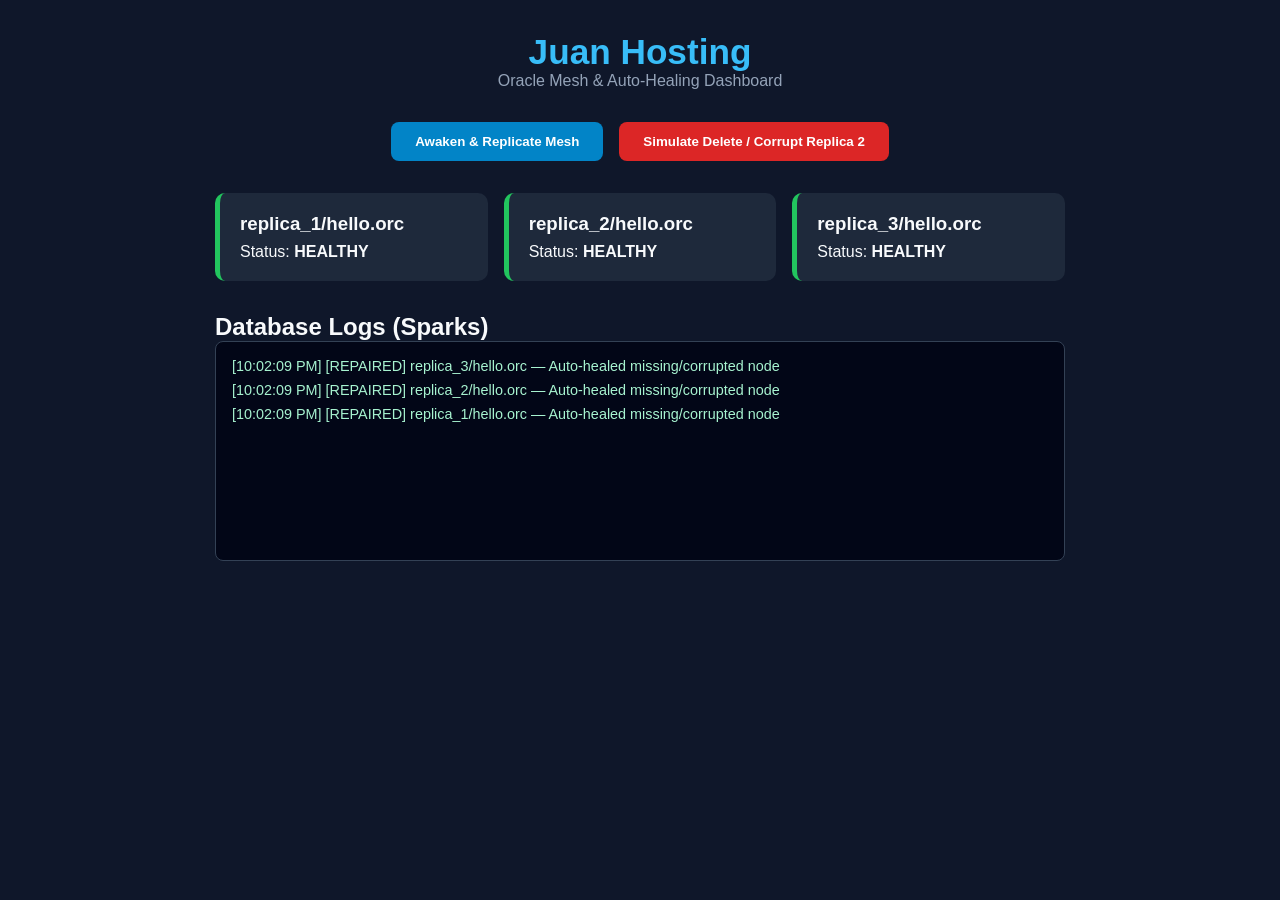
<file: index.html>
<!DOCTYPE html>
<html lang="tl">
<head>
  <meta charset="UTF-8">
  <meta name="viewport" content="width=device-width, initial-scale=1.0">
  <meta name="description" content="Juan Hosting — Oracle Mesh and auto-healing dashboard.">
  <title>Juan — Oracle Mesh Hosting</title>
  <link rel="stylesheet" href="css/style.css">
</head>
<body>
  <div class="container">
    <header>
      <h1>Juan Hosting</h1>
      <p>Oracle Mesh &amp; Auto-Healing Dashboard</p>
    </header>

    <section class="controls" aria-label="Mesh controls">
      <button id="btnAwaken" type="button">Awaken &amp; Replicate Mesh</button>
      <button id="btnCorrupt" class="danger" type="button">Simulate Delete / Corrupt Replica 2</button>
    </section>

    <section class="mesh-grid" id="meshGrid" aria-live="polite" aria-label="Replica status">
      <!-- Dito lilitaw ang status ng mga replicas -->
    </section>

    <section class="logs">
      <h2>Database Logs (Sparks)</h2>
      <div id="dbLogs" class="log-box" aria-live="polite"></div>
    </section>
  </div>

  <script src="js/app.js"></script>
</body>
</html>
</file>
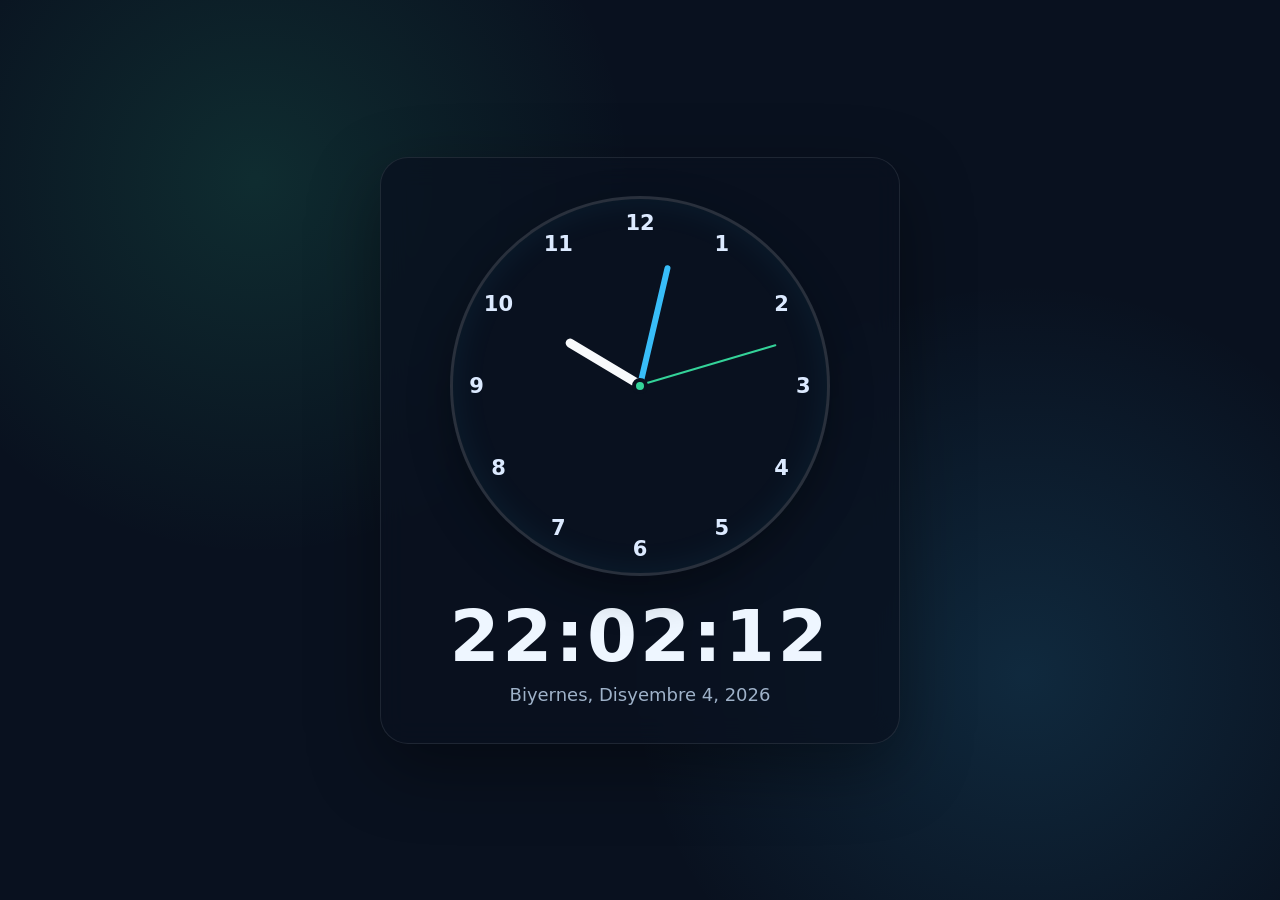
<file: clock.html>
<!DOCTYPE html>
<html lang="tl">
<head>
  <meta charset="UTF-8">
  <meta name="viewport" content="width=device-width, initial-scale=1.0">
  <title>Live Relo</title>
  <style>
    :root {
      --clock-size: min(78vw, 380px);
    }

    * { box-sizing: border-box; }

    body {
      margin: 0;
      min-height: 100vh;
      display: grid;
      place-items: center;
      overflow: hidden;
      font-family: Inter, system-ui, -apple-system, sans-serif;
      color: #eef6ff;
      background:
        radial-gradient(circle at 20% 20%, rgba(52, 211, 153, 0.14), transparent 30%),
        radial-gradient(circle at 80% 75%, rgba(56, 189, 248, 0.14), transparent 32%),
        #09111f;
    }

    .clock-card {
      width: min(92vw, 520px);
      padding: clamp(20px, 5vw, 38px);
      border: 1px solid rgba(255, 255, 255, 0.09);
      border-radius: 28px;
      text-align: center;
      background: rgba(9, 17, 31, 0.78);
      box-shadow: 0 24px 70px rgba(0, 0, 0, 0.38);
      backdrop-filter: blur(14px);
    }

    .analog {
      position: relative;
      width: var(--clock-size);
      height: var(--clock-size);
      max-width: 380px;
      max-height: 380px;
      margin: 0 auto 24px;
      border: 3px solid rgba(255, 255, 255, 0.13);
      border-radius: 50%;
      background:
        radial-gradient(circle, transparent 0 6px, #09111f 7px),
        repeating-conic-gradient(from 0deg, rgba(255,255,255,.38) 0deg 1deg, transparent 1deg 30deg),
        radial-gradient(circle, #101d30 0 68%, #0c1626 69% 100%);
      box-shadow: inset 0 0 35px rgba(56, 189, 248, 0.08), 0 16px 40px rgba(0, 0, 0, 0.35);
    }

    .number {
      position: absolute;
      inset: 18px;
      color: #dceaff;
      font-size: clamp(16px, 4vw, 21px);
      font-weight: 700;
    }

    .number span {
      position: absolute;
      left: 50%;
      top: 50%;
      transform: translate(-50%, -50%) rotate(var(--angle)) translateY(calc(var(--clock-size) * -0.43)) rotate(calc(-1 * var(--angle)));
    }

    .hand {
      position: absolute;
      left: 50%;
      bottom: 50%;
      transform-origin: 50% 100%;
      border-radius: 999px;
      transform: translateX(-50%) rotate(0deg);
    }

    .hour { width: 9px; height: 23%; background: #f8fafc; }
    .minute { width: 6px; height: 33%; background: #38bdf8; }
    .second { width: 2px; height: 38%; background: #34d399; }

    .pin {
      position: absolute;
      left: 50%;
      top: 50%;
      width: 16px;
      height: 16px;
      border: 4px solid #09111f;
      border-radius: 50%;
      background: #34d399;
      transform: translate(-50%, -50%);
      z-index: 5;
    }

    .digital {
      font-variant-numeric: tabular-nums;
      font-size: clamp(42px, 12vw, 72px);
      font-weight: 800;
      letter-spacing: 0.04em;
      line-height: 1;
    }

    .date {
      margin-top: 12px;
      color: #9fb2c9;
      font-size: clamp(14px, 4vw, 18px);
    }
  </style>
</head>
<body>
  <main class="clock-card" aria-label="Live clock">
    <div class="analog" id="analog">
      <div class="number" aria-hidden="true">
        <span style="--angle:0deg">12</span>
        <span style="--angle:30deg">1</span>
        <span style="--angle:60deg">2</span>
        <span style="--angle:90deg">3</span>
        <span style="--angle:120deg">4</span>
        <span style="--angle:150deg">5</span>
        <span style="--angle:180deg">6</span>
        <span style="--angle:210deg">7</span>
        <span style="--angle:240deg">8</span>
        <span style="--angle:270deg">9</span>
        <span style="--angle:300deg">10</span>
        <span style="--angle:330deg">11</span>
      </div>
      <div class="hand hour" id="hour"></div>
      <div class="hand minute" id="minute"></div>
      <div class="hand second" id="second"></div>
      <div class="pin"></div>
    </div>

    <div class="digital" id="digital" aria-live="polite">00:00:00</div>
    <div class="date" id="date">Petsa</div>
  </main>

  <script>
    const hourHand = document.getElementById('hour');
    const minuteHand = document.getElementById('minute');
    const secondHand = document.getElementById('second');
    const digital = document.getElementById('digital');
    const dateText = document.getElementById('date');

    function updateClock() {
      const now = new Date();
      const hours = now.getHours();
      const minutes = now.getMinutes();
      const seconds = now.getSeconds();
      const milliseconds = now.getMilliseconds();

      const secondAngle = (seconds + milliseconds / 1000) * 6;
      const minuteAngle = (minutes + seconds / 60) * 6;
      const hourAngle = ((hours % 12) + minutes / 60) * 30;

      secondHand.style.transform = `translateX(-50%) rotate(${secondAngle}deg)`;
      minuteHand.style.transform = `translateX(-50%) rotate(${minuteAngle}deg)`;
      hourHand.style.transform = `translateX(-50%) rotate(${hourAngle}deg)`;

      digital.textContent = [hours, minutes, seconds]
        .map(value => String(value).padStart(2, '0'))
        .join(':');

      dateText.textContent = new Intl.DateTimeFormat('fil-PH', {
        weekday: 'long',
        year: 'numeric',
        month: 'long',
        day: 'numeric'
      }).format(now);

      requestAnimationFrame(updateClock);
    }

    updateClock();
  </script>
</body>
</html>
</file>
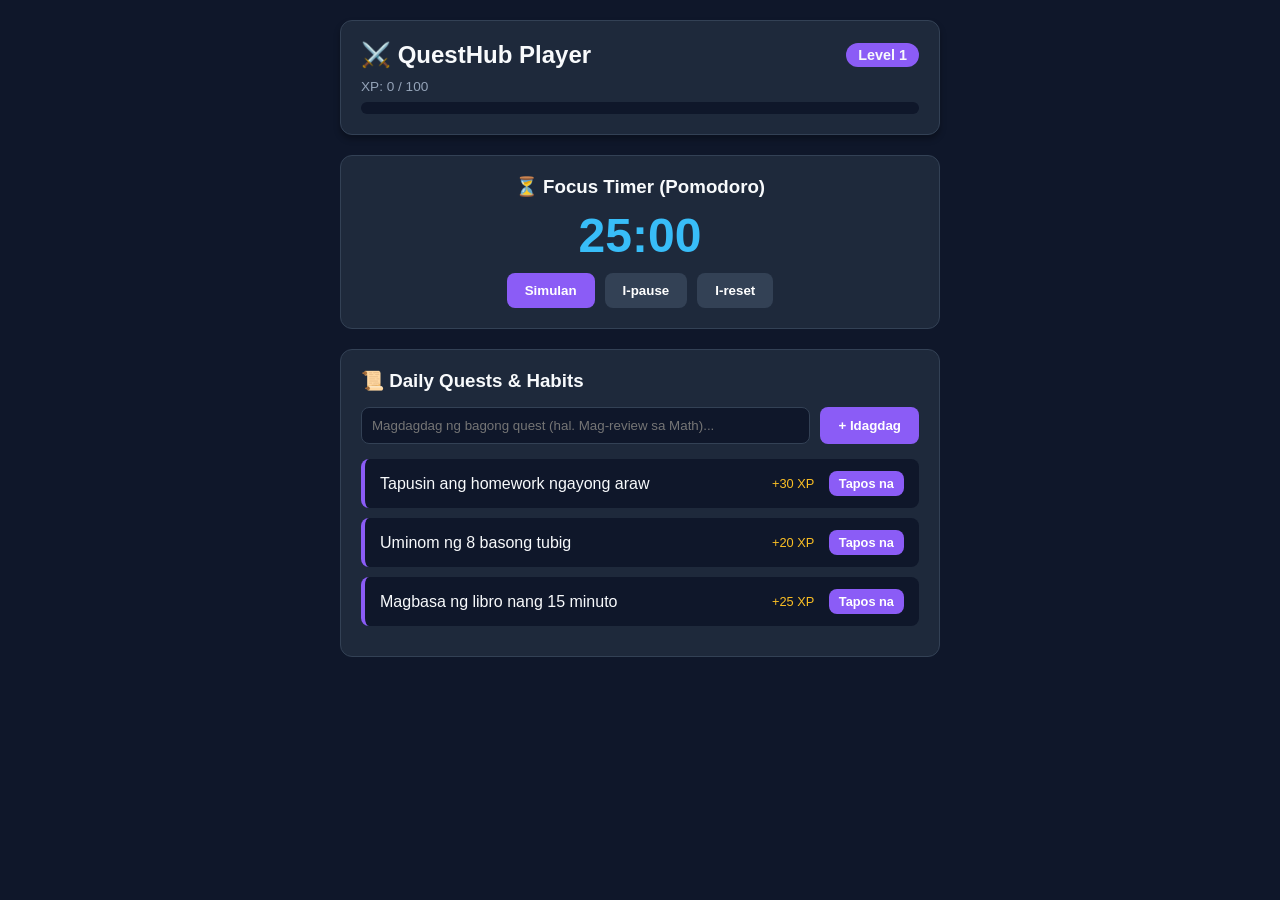
<file: QuesrHub.html>
<!DOCTYPE html>
<html lang="tl">
<head>
  <meta charset="UTF-8">
  <meta name="viewport" content="width=device-width, initial-scale=1.0">
  <title>QuestHub - Study & Habit Tracker</title>
  <style>
    :root {
      --bg-dark: #0f172a;
      --card-bg: #1e293b;
      --accent: #8b5cf6;
      --accent-hover: #7c3aed;
      --success: #10b981;
      --text-main: #f8fafc;
      --text-muted: #94a3b8;
    }

    * {
      box-sizing: border-box;
      margin: 0;
      padding: 0;
      font-family: 'Segoe UI', Tahoma, Geneva, Verdana, sans-serif;
    }

    body {
      background-color: var(--bg-dark);
      color: var(--text-main);
      padding: 20px;
      display: flex;
      justify-content: center;
    }

    .container {
      max-width: 600px;
      width: 100%;
    }

    /* Player Profile & XP Bar */
    .profile-card {
      background: var(--card-bg);
      padding: 20px;
      border-radius: 12px;
      margin-bottom: 20px;
      border: 1px solid #334155;
      box-shadow: 0 4px 6px rgba(0, 0, 0, 0.3);
    }

    .level-header {
      display: flex;
      justify-content: space-between;
      align-items: center;
      margin-bottom: 10px;
    }

    .badge {
      background: var(--accent);
      padding: 4px 12px;
      border-radius: 20px;
      font-weight: bold;
      font-size: 0.9rem;
    }

    .xp-bar-bg {
      background: #0f172a;
      height: 12px;
      border-radius: 6px;
      overflow: hidden;
    }

    .xp-bar-fill {
      background: linear-gradient(90deg, #8b5cf6, #ec4899);
      height: 100%;
      width: 0%;
      transition: width 0.4s ease;
    }

    /* Pomodoro Focus Timer */
    .timer-card {
      background: var(--card-bg);
      padding: 20px;
      border-radius: 12px;
      margin-bottom: 20px;
      text-align: center;
      border: 1px solid #334155;
    }

    .timer-display {
      font-size: 3rem;
      font-weight: bold;
      margin: 10px 0;
      color: #38bdf8;
    }

    .btn {
      background: var(--accent);
      color: white;
      border: none;
      padding: 10px 18px;
      border-radius: 8px;
      cursor: pointer;
      font-weight: bold;
      transition: 0.2s;
    }

    .btn:hover {
      background: var(--accent-hover);
    }

    .btn-secondary {
      background: #334155;
    }

    .btn-secondary:hover {
      background: #475569;
    }

    /* Quest List */
    .quest-card {
      background: var(--card-bg);
      padding: 20px;
      border-radius: 12px;
      border: 1px solid #334155;
    }

    .input-group {
      display: flex;
      gap: 10px;
      margin: 15px 0;
    }

    input[type="text"] {
      flex: 1;
      padding: 10px;
      border-radius: 8px;
      border: 1px solid #334155;
      background: #0f172a;
      color: white;
    }

    .quest-item {
      display: flex;
      justify-content: space-between;
      align-items: center;
      background: #0f172a;
      padding: 12px 15px;
      border-radius: 8px;
      margin-bottom: 10px;
      border-left: 4px solid var(--accent);
    }

    .quest-item.completed {
      border-left-color: var(--success);
      opacity: 0.6;
      text-decoration: line-through;
    }

    .xp-tag {
      font-size: 0.8rem;
      color: #fbbf24;
      margin-right: 10px;
    }
  </style>
</head>
<body>

  <div class="container">
    <!-- Player Stats -->
    <div class="profile-card">
      <div class="level-header">
        <h2>⚔️ QuestHub Player</h2>
        <span class="badge" id="levelBadge">Level 1</span>
      </div>
      <p style="font-size: 0.85rem; color: var(--text-muted); margin-bottom: 8px;">
        XP: <span id="currentXP">0</span> / <span id="maxXP">100</span>
      </p>
      <div class="xp-bar-bg">
        <div class="xp-bar-fill" id="xpBar"></div>
      </div>
    </div>

    <!-- Focus Timer -->
    <div class="timer-card">
      <h3>⏳ Focus Timer (Pomodoro)</h3>
      <div class="timer-display" id="timerDisplay">25:00</div>
      <div style="display: flex; gap: 10px; justify-content: center;">
        <button class="btn" onclick="startTimer()">Simulan</button>
        <button class="btn btn-secondary" onclick="pauseTimer()">I-pause</button>
        <button class="btn btn-secondary" onclick="resetTimer()">I-reset</button>
      </div>
    </div>

    <!-- Daily Quests -->
    <div class="quest-card">
      <h3>📜 Daily Quests & Habits</h3>
      <div class="input-group">
        <input type="text" id="questInput" placeholder="Magdagdag ng bagong quest (hal. Mag-review sa Math)...">
        <button class="btn" onclick="addQuest()">+ Idagdag</button>
      </div>
      <div id="questList"></div>
    </div>
  </div>

  <script>
    // Player State
    let xp = 0;
    let level = 1;
    let maxXP = 100;

    // Timer State
    let timeLeft = 25 * 60;
    let timerInterval = null;

    // Initial Sample Quests
    let quests = [
      { id: 1, text: "Tapusin ang homework ngayong araw", xp: 30, completed: false },
      { id: 2, text: "Uminom ng 8 basong tubig", xp: 20, completed: false },
      { id: 3, text: "Magbasa ng libro nang 15 minuto", xp: 25, completed: false }
    ];

    // XP & Level System
    function gainXP(amount) {
      xp += amount;
      while (xp >= maxXP) {
        xp -= maxXP;
        level++;
        maxXP = Math.floor(maxXP * 1.2);
        alert(`🎉 LEVEL UP! Ikaw ay nasa Level ${level} na!`);
      }
      updateUI();
    }

    function updateUI() {
      document.getElementById("levelBadge").innerText = `Level ${level}`;
      document.getElementById("currentXP").innerText = xp;
      document.getElementById("maxXP").innerText = maxXP;
      const percentage = (xp / maxXP) * 100;
      document.getElementById("xpBar").style.width = `${percentage}%`;
    }

    // Quest Functions
    function renderQuests() {
      const list = document.getElementById("questList");
      list.innerHTML = "";
      quests.forEach(q => {
        const div = document.createElement("div");
        div.className = `quest-item ${q.completed ? "completed" : ""}`;
        div.innerHTML = `
          <span>${q.text}</span>
          <div>
            <span class="xp-tag">+${q.xp} XP</span>
            ${!q.completed ? `<button class="btn" style="padding: 5px 10px; font-size: 0.8rem;" onclick="completeQuest(${q.id})">Tapos na</button>` : "✅"}
          </div>
        `;
        list.appendChild(div);
      });
    }

    function addQuest() {
      const input = document.getElementById("questInput");
      const text = input.value.trim();
      if (!text) return;

      quests.push({
        id: Date.now(),
        text: text,
        xp: 25,
        completed: false
      });
      input.value = "";
      renderQuests();
    }

    function completeQuest(id) {
      const quest = quests.find(q => q.id === id);
      if (quest && !quest.completed) {
        quest.completed = true;
        gainXP(quest.xp);
        renderQuests();
      }
    }

    // Timer Functions
    function updateTimerDisplay() {
      const minutes = Math.floor(timeLeft / 60).toString().padStart(2, '0');
      const seconds = (timeLeft % 60).toString().padStart(2, '0');
      document.getElementById("timerDisplay").innerText = `${minutes}:${seconds}`;
    }

    function startTimer() {
      if (timerInterval) return;
      timerInterval = setInterval(() => {
        if (timeLeft > 0) {
          timeLeft--;
          updateTimerDisplay();
        } else {
          clearInterval(timerInterval);
          timerInterval = null;
          alert("⏰ Tapos na ang Focus Session! Nakakuha ka ng +50 XP!");
          gainXP(50);
          resetTimer();
        }
      }, 1000);
    }

    function pauseTimer() {
      clearInterval(timerInterval);
      timerInterval = null;
    }

    function resetTimer() {
      pauseTimer();
      timeLeft = 25 * 60;
      updateTimerDisplay();
    }

    // Initialize App
    renderQuests();
    updateUI();
  </script>
</body>
</html>
</file>
<file: css/style.css>
* {
  box-sizing: border-box;
  margin: 0;
  padding: 0;
  font-family: 'Segoe UI', Tahoma, Geneva, Verdana, sans-serif;
}

body {
  background-color: #0f172a;
  color: #f8fafc;
  padding: 2rem;
}

.container {
  max-width: 850px;
  margin: 0 auto;
}

header {
  text-align: center;
  margin-bottom: 2rem;
}

header h1 {
  font-size: 2.2rem;
  color: #38bdf8;
}

header p {
  color: #94a3b8;
}

.controls {
  display: flex;
  flex-wrap: wrap;
  gap: 1rem;
  justify-content: center;
  margin-bottom: 2rem;
}

button {
  padding: 0.75rem 1.5rem;
  border: none;
  border-radius: 8px;
  font-weight: bold;
  cursor: pointer;
  background-color: #0284c7;
  color: white;
  transition: background-color 0.2s;
}

button:hover {
  background-color: #0369a1;
}

button:focus-visible {
  outline: 3px solid #7dd3fc;
  outline-offset: 3px;
}

button.danger {
  background-color: #dc2626;
}

button.danger:hover {
  background-color: #b91c1c;
}

.mesh-grid {
  display: grid;
  grid-template-columns: repeat(auto-fit, minmax(220px, 1fr));
  gap: 1rem;
  margin-bottom: 2rem;
}

.node-card {
  background-color: #1e293b;
  padding: 1.25rem;
  border-radius: 10px;
  border-left: 5px solid #22c55e;
  overflow-wrap: anywhere;
}

.node-card.healing {
  border-left-color: #f59e0b;
}

.node-card h3 {
  margin-bottom: 0.5rem;
}

.log-box {
  background-color: #020617;
  padding: 1rem;
  border-radius: 8px;
  height: 220px;
  overflow-y: auto;
  font-family: monospace;
  font-size: 0.9rem;
  border: 1px solid #334155;
}

.log-entry {
  margin-bottom: 0.5rem;
  color: #a7f3d0;
  overflow-wrap: anywhere;
}

@media (max-width: 520px) {
  body {
    padding: 1rem;
  }

  .controls {
    align-items: stretch;
    flex-direction: column;
  }
}
</file>
